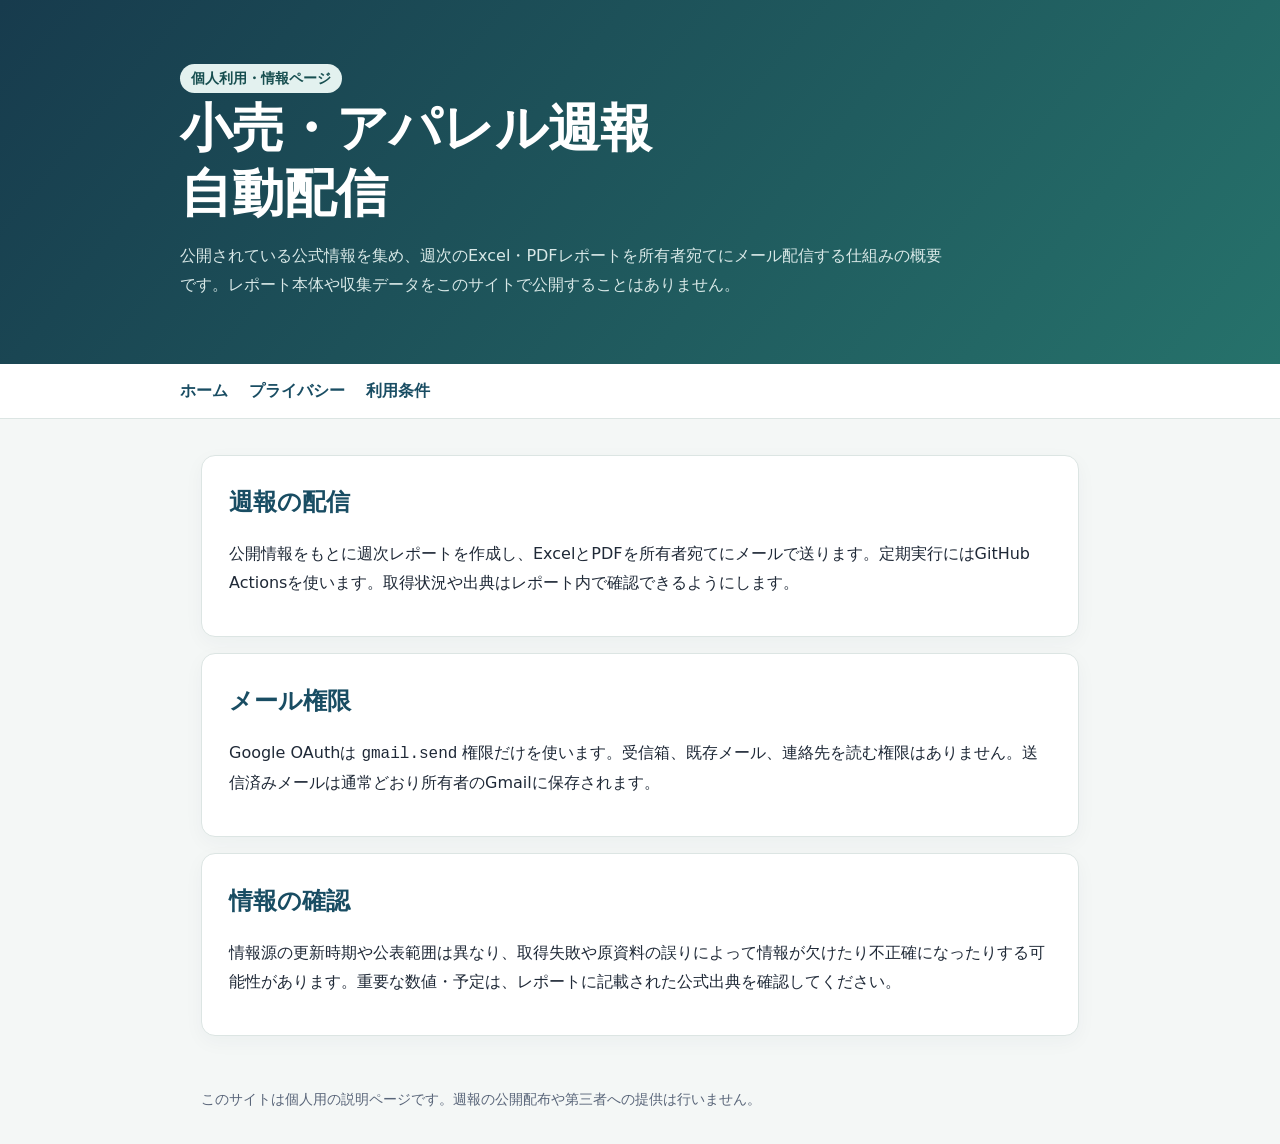
<file: index.html>
<!doctype html>
<html lang="ja">
<head>
<meta charset="utf-8">
<meta name="google-site-verification" content="m0DOPcDixvfg6R_KBuH9g3WvPr4T5cN_IZh2tKu7MkE"><meta name="viewport" content="width=device-width, initial-scale=1">
<meta name="description" content="小売・アパレル週報の個人用自動配信の仕組みを説明します。">
<title>小売・アパレル週報 自動配信</title>
<style>
:root{color-scheme:light;--ink:#1f2937;--muted:#596579;--accent:#194d63;--paper:#f4f7f6;--line:#dce5e3}*{box-sizing:border-box}body{margin:0;background:var(--paper);color:var(--ink);font:16px/1.8 system-ui,-apple-system,"Hiragino Kaku Gothic ProN","Yu Gothic",sans-serif}header{background:linear-gradient(130deg,#173b4d,#26726b);color:white;padding:4rem max(1.3rem,calc((100% - 920px)/2)) 3rem}header p{color:#d8e8e7;max-width:48rem}nav{background:white;border-bottom:1px solid var(--line);padding:.8rem max(1.3rem,calc((100% - 920px)/2));display:flex;gap:1.3rem;flex-wrap:wrap}a{color:var(--accent)}nav a{font-weight:650;text-decoration:none}main{max-width:920px;margin:2.2rem auto;padding:0 1.3rem}section{background:white;border:1px solid var(--line);border-radius:14px;padding:1.4rem 1.7rem;margin:1rem 0;box-shadow:0 6px 20px #173b4d0a}h1{font-size:clamp(2rem,5vw,3.25rem);line-height:1.25;margin:.2rem 0 1rem}h2{margin:.2rem 0 .6rem;color:var(--accent)}footer{max-width:920px;margin:auto;padding:1rem 1.3rem 2rem;color:var(--muted);font-size:.9rem}.badge{display:inline-block;background:#e3f1ef;color:#174f50;border-radius:999px;padding:.15rem .7rem;font-weight:700;font-size:.85rem}
</style>
</head><body>
<header><span class="badge">個人利用・情報ページ</span><h1>小売・アパレル週報<br>自動配信</h1><p>公開されている公式情報を集め、週次のExcel・PDFレポートを所有者宛てにメール配信する仕組みの概要です。レポート本体や収集データをこのサイトで公開することはありません。</p></header>
<nav aria-label="サイトナビゲーション"><a href="./">ホーム</a><a href="privacy.html">プライバシー</a><a href="terms.html">利用条件</a></nav>
<main>
<section><h2>週報の配信</h2><p>公開情報をもとに週次レポートを作成し、ExcelとPDFを所有者宛てにメールで送ります。定期実行にはGitHub Actionsを使います。取得状況や出典はレポート内で確認できるようにします。</p></section>
<section><h2>メール権限</h2><p>Google OAuthは <code>gmail.send</code> 権限だけを使います。受信箱、既存メール、連絡先を読む権限はありません。送信済みメールは通常どおり所有者のGmailに保存されます。</p></section>
<section><h2>情報の確認</h2><p>情報源の更新時期や公表範囲は異なり、取得失敗や原資料の誤りによって情報が欠けたり不正確になったりする可能性があります。重要な数値・予定は、レポートに記載された公式出典を確認してください。</p></section>
</main><footer>このサイトは個人用の説明ページです。週報の公開配布や第三者への提供は行いません。</footer></body></html>
</file>
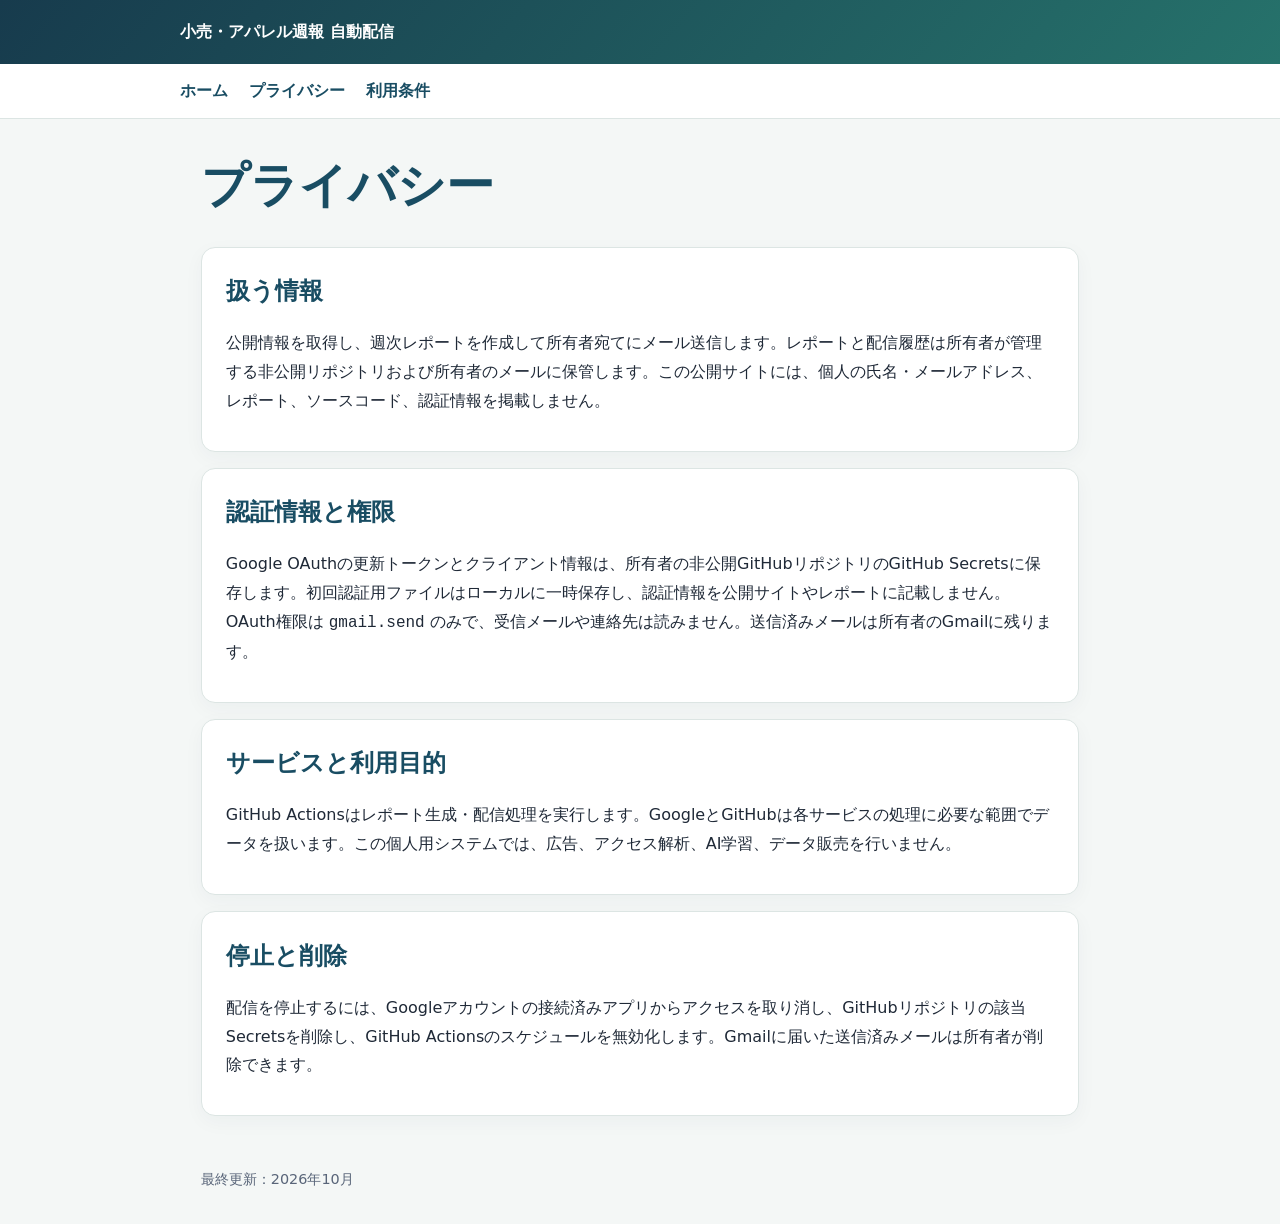
<file: privacy.html>
<!doctype html><html lang="ja"><head><meta charset="utf-8"><meta name="viewport" content="width=device-width, initial-scale=1"><title>プライバシー | 小売・アパレル週報</title><link rel="stylesheet" href="style.css"></head><body><header><a href="./">小売・アパレル週報 自動配信</a></header><nav><a href="./">ホーム</a><a href="privacy.html">プライバシー</a><a href="terms.html">利用条件</a></nav><main><h1>プライバシー</h1>
<section><h2>扱う情報</h2><p>公開情報を取得し、週次レポートを作成して所有者宛てにメール送信します。レポートと配信履歴は所有者が管理する非公開リポジトリおよび所有者のメールに保管します。この公開サイトには、個人の氏名・メールアドレス、レポート、ソースコード、認証情報を掲載しません。</p></section>
<section><h2>認証情報と権限</h2><p>Google OAuthの更新トークンとクライアント情報は、所有者の非公開GitHubリポジトリのGitHub Secretsに保存します。初回認証用ファイルはローカルに一時保存し、認証情報を公開サイトやレポートに記載しません。OAuth権限は <code>gmail.send</code> のみで、受信メールや連絡先は読みません。送信済みメールは所有者のGmailに残ります。</p></section>
<section><h2>サービスと利用目的</h2><p>GitHub Actionsはレポート生成・配信処理を実行します。GoogleとGitHubは各サービスの処理に必要な範囲でデータを扱います。この個人用システムでは、広告、アクセス解析、AI学習、データ販売を行いません。</p></section>
<section><h2>停止と削除</h2><p>配信を停止するには、Googleアカウントの接続済みアプリからアクセスを取り消し、GitHubリポジトリの該当Secretsを削除し、GitHub Actionsのスケジュールを無効化します。Gmailに届いた送信済みメールは所有者が削除できます。</p></section>
</main><footer>最終更新：2026年10月</footer></body></html>
</file>
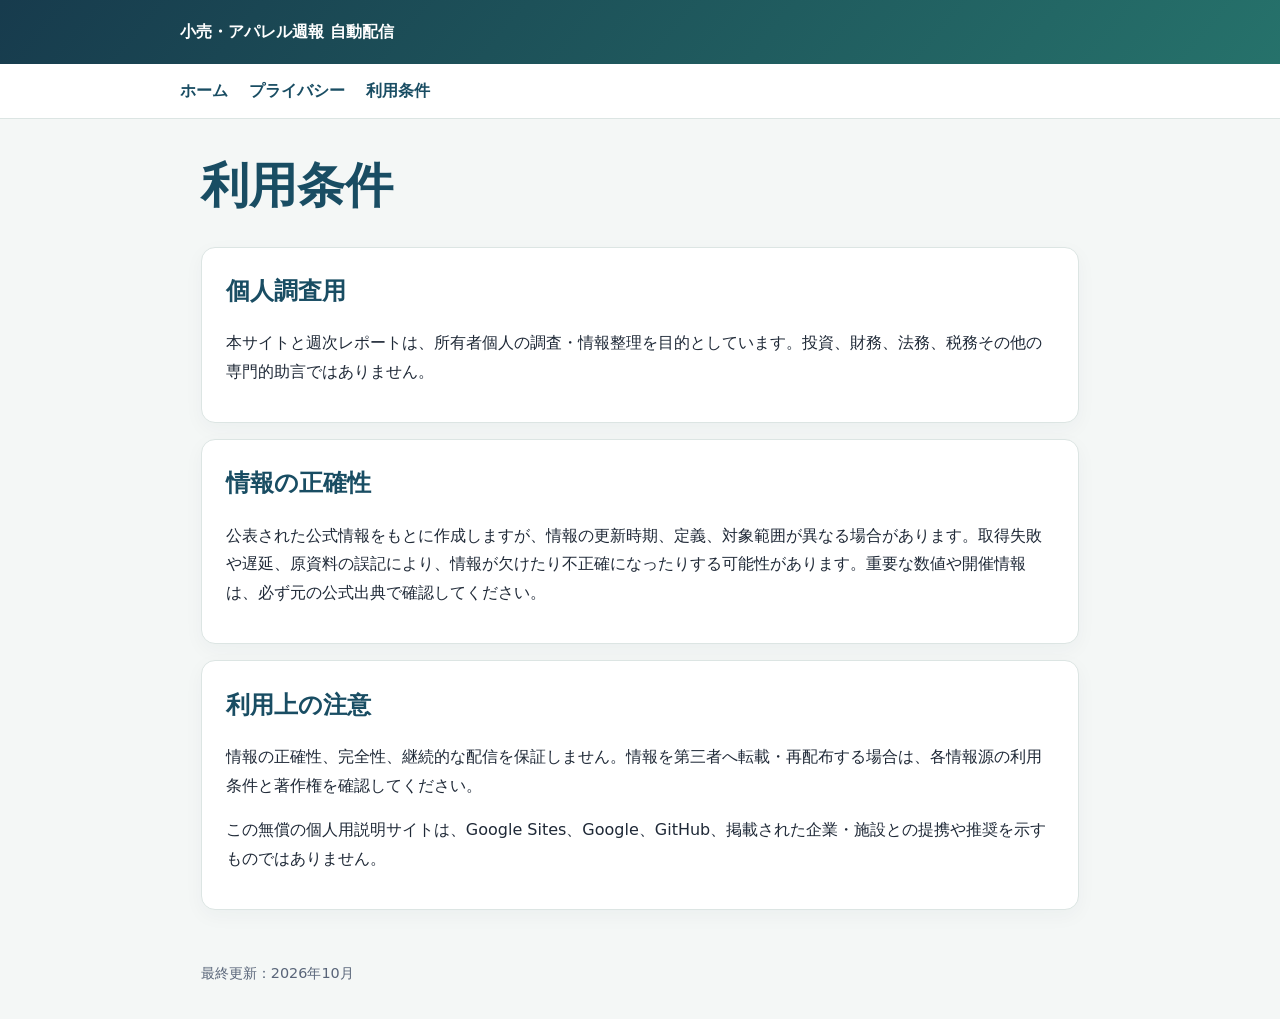
<file: terms.html>
<!doctype html><html lang="ja"><head><meta charset="utf-8"><meta name="viewport" content="width=device-width, initial-scale=1"><title>利用条件 | 小売・アパレル週報</title><link rel="stylesheet" href="style.css"></head><body><header><a href="./">小売・アパレル週報 自動配信</a></header><nav><a href="./">ホーム</a><a href="privacy.html">プライバシー</a><a href="terms.html">利用条件</a></nav><main><h1>利用条件</h1>
<section><h2>個人調査用</h2><p>本サイトと週次レポートは、所有者個人の調査・情報整理を目的としています。投資、財務、法務、税務その他の専門的助言ではありません。</p></section>
<section><h2>情報の正確性</h2><p>公表された公式情報をもとに作成しますが、情報の更新時期、定義、対象範囲が異なる場合があります。取得失敗や遅延、原資料の誤記により、情報が欠けたり不正確になったりする可能性があります。重要な数値や開催情報は、必ず元の公式出典で確認してください。</p></section>
<section><h2>利用上の注意</h2><p>情報の正確性、完全性、継続的な配信を保証しません。情報を第三者へ転載・再配布する場合は、各情報源の利用条件と著作権を確認してください。</p><p>この無償の個人用説明サイトは、Google Sites、Google、GitHub、掲載された企業・施設との提携や推奨を示すものではありません。</p></section>
</main><footer>最終更新：2026年10月</footer></body></html>
</file>
<file: style.css>
:root{color-scheme:light;--ink:#1f2937;--muted:#596579;--accent:#194d63;--paper:#f4f7f6;--line:#dce5e3}*{box-sizing:border-box}body{margin:0;background:var(--paper);color:var(--ink);font:16px/1.8 system-ui,-apple-system,"Hiragino Kaku Gothic ProN","Yu Gothic",sans-serif}header{background:linear-gradient(130deg,#173b4d,#26726b);color:white;padding:1.1rem max(1.3rem,calc((100% - 920px)/2));font-weight:700}header a{color:white;text-decoration:none}nav{background:white;border-bottom:1px solid var(--line);padding:.8rem max(1.3rem,calc((100% - 920px)/2));display:flex;gap:1.3rem;flex-wrap:wrap}a{color:var(--accent)}nav a{font-weight:650;text-decoration:none}main{max-width:920px;margin:2.2rem auto;padding:0 1.3rem}section{background:white;border:1px solid var(--line);border-radius:14px;padding:1.2rem 1.5rem;margin:1rem 0;box-shadow:0 6px 20px #173b4d0a}h1{font-size:clamp(2rem,5vw,3rem);line-height:1.25;color:var(--accent)}h2{margin:.2rem 0 .6rem;color:var(--accent)}footer{max-width:920px;margin:auto;padding:1rem 1.3rem 2rem;color:var(--muted);font-size:.9rem}
</file>
